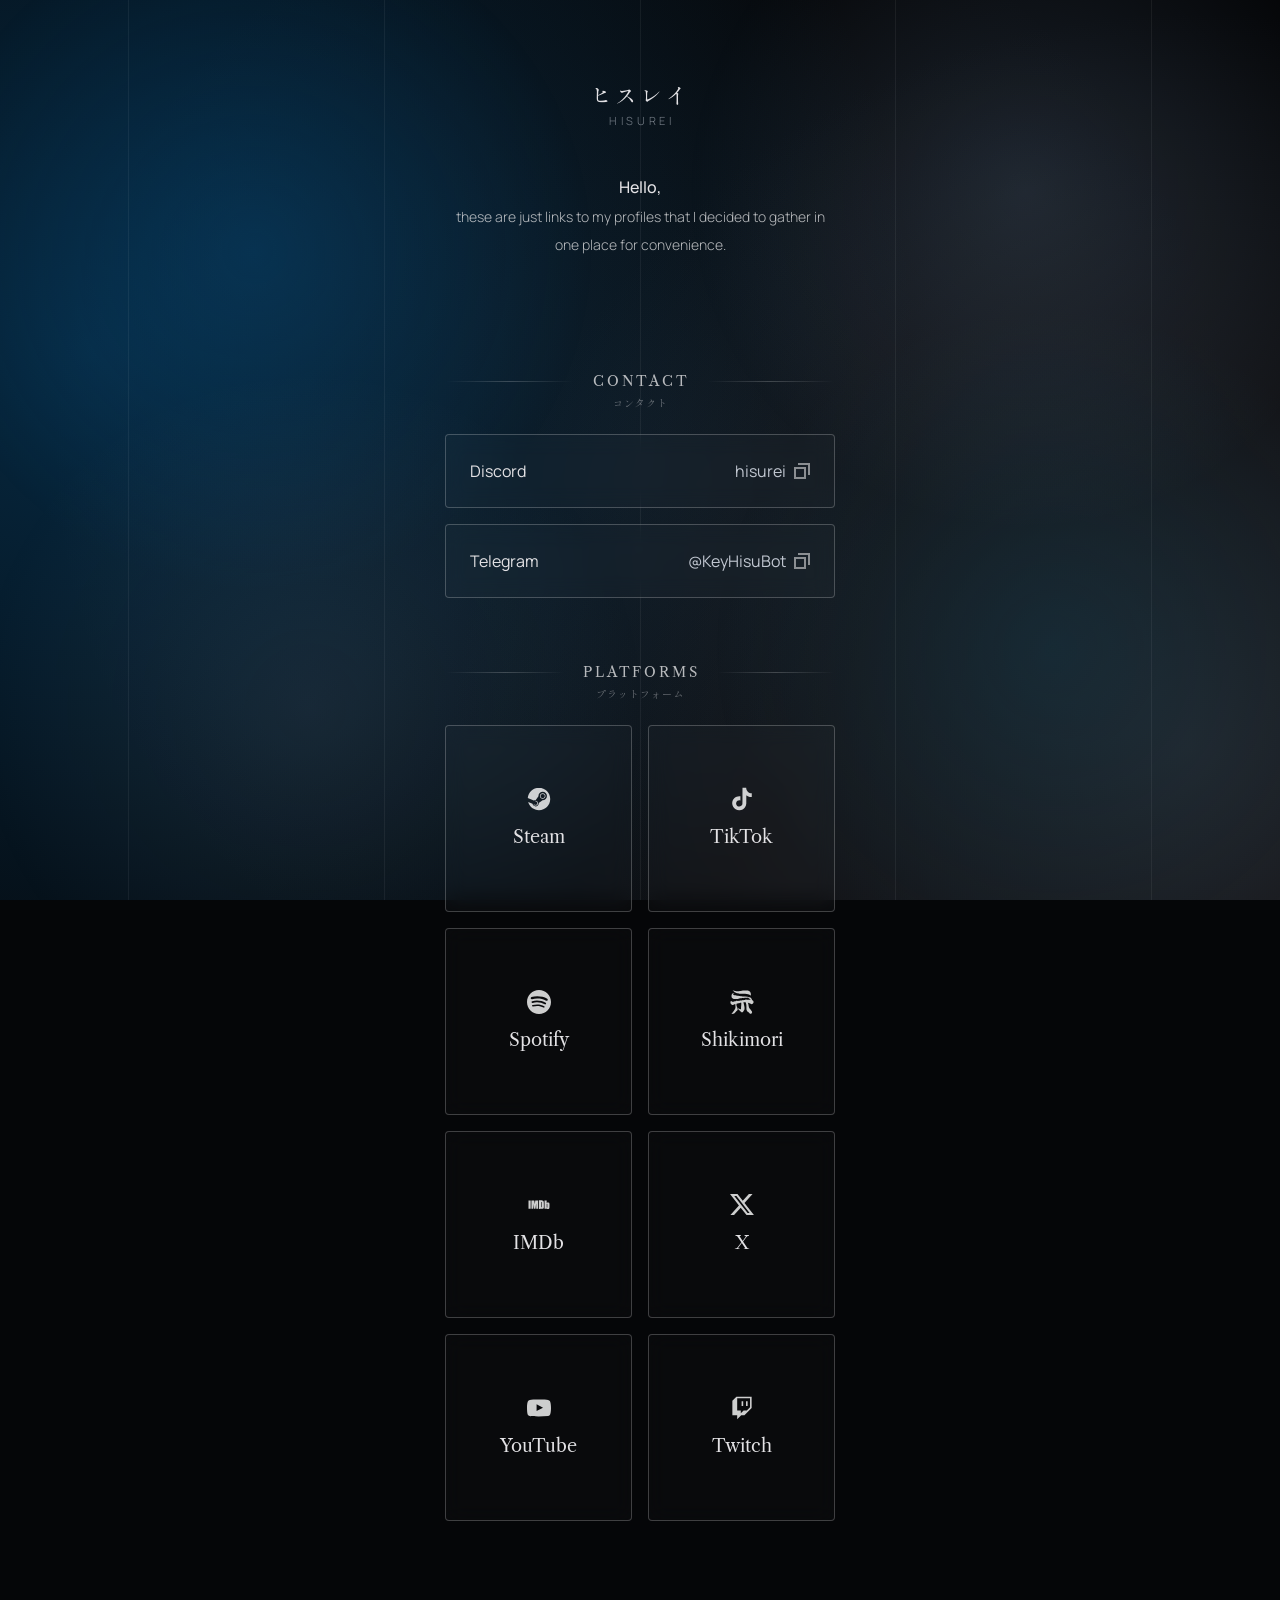
<file: index.html>
<!DOCTYPE html>
<html class="dark" lang="en">
<head>
    <meta charset="utf-8"/>
    <meta content="width=device-width, initial-scale=1.0" name="viewport"/>
    <script>document.documentElement.classList.add('js');</script>
    <title>Hisurei</title>
    <link rel="icon" href="assets/bebebe67.png" type="image/png"/>
    
    <!-- Japanese webfont: preload so the hero title renders with the correct glyphs ASAP -->
    <link rel="preload" href="fonts/shippori-mincho-v17-japanese-regular.woff2" as="font" type="font/woff2" crossorigin/>

    <!-- Local Compiled Tailwind & Fonts CSS -->
    <link rel="stylesheet" href="css/styles.css"/>

    <style>
        html {
            overflow-x: hidden;
        }

        body {
            margin: 0;
            overflow-x: hidden;
            background-color: #050608;
            color: #e3e2e5;
            -webkit-font-smoothing: antialiased;
            -moz-osx-font-smoothing: grayscale;
        }

        /* Hero title + romaji: same visual width, compact size */
        .hero-title-block {
            display: flex;
            flex-direction: column;
            align-items: center;
            width: fit-content;
            max-width: 100%;
        }

        .hero-title-block h1 {
            font-size: clamp(1.1rem, 3.1vw, 1.4rem);
            line-height: 1.25;
            font-weight: 400;
            letter-spacing: 0.14em;
            margin: 0 0 0.35rem 0;
            white-space: nowrap;
            transform: none;
        }

        .hero-title-block .hero-romaji {
            font-size: 0.7rem;
            line-height: 1.2;
            letter-spacing: 0.32em;
            margin: 0;
            padding-left: 0.32em;
            white-space: nowrap;
        }

        main.main-content {
            padding-top: 4rem;
        }

        @media (min-width: 768px) {
            main.main-content {
                padding-top: 5rem;
            }
        }

        /* Ambient mesh background.
           The outer layer is viewport-sized and clips everything, while the
           inner layer is deliberately oversized so parallax can never expose
           a dark strip along the screen edges. */
        .ambient-bg {
            position: fixed;
            inset: 0;
            overflow: hidden;
            pointer-events: none;
            background-color: #050608;
            z-index: -2;
        }

        .ambient-parallax {
            position: absolute;
            inset: -48px;
            background:
                radial-gradient(circle at 10% 40%, rgba(8, 92, 150, 0.4) 0%, transparent 60%),
                radial-gradient(circle at 90% 80%, rgba(38, 40, 46, 0.9) 0%, transparent 50%),
                radial-gradient(circle at 50% 50%, rgba(95, 111, 129, 0.1) 0%, transparent 70%);
            background-color: #050608;
        }

        @media (pointer: fine) and (prefers-reduced-motion: no-preference) {
            .ambient-parallax {
                will-change: transform;
            }
        }

        /* Slow circular colour drift. Only colours from the existing palette
           are used: primary, primary-container, secondary-container and
           tertiary. The blobs are rasterised once and then only the parent
           layer is rotated, which keeps the animation cheap. */
        .aura-orbit {
            position: absolute;
            inset: 0;
            transform-origin: 50% 50%;
            animation: aura-spin 30s linear infinite;
            will-change: transform;
        }

        .aura-blob {
            position: absolute;
            width: clamp(420px, 55vmax, 1200px);
            aspect-ratio: 1 / 1;
            border-radius: 50%;
            background: radial-gradient(circle at 50% 50%, var(--aura-color) 0%, transparent 68%);
            opacity: var(--aura-opacity, 0.12);
            transform: translate(-50%, -50%);
            pointer-events: none;
        }

        .aura-blob--primary {
            left: 22%;
            top: 30%;
            --aura-color: #085c96; /* primary-container */
            --aura-opacity: 0.28;
        }

        .aura-blob--secondary {
            left: 80%;
            top: 70%;
            --aura-color: #094c67; /* secondary-container */
            --aura-opacity: 0.26;
        }

        .aura-blob--light {
            left: 78%;
            top: 24%;
            --aura-color: #9ccaff; /* primary */
            --aura-opacity: 0.14;
        }

        .aura-blob--tertiary {
            left: 26%;
            top: 76%;
            --aura-color: #b8c8dc; /* tertiary */
            --aura-opacity: 0.09;
        }

        @keyframes aura-spin {
            from { transform: rotate(0deg); }
            to { transform: rotate(360deg); }
        }

        /* 5-Line Vertical Grid */
        .vertical-grid {
            position: fixed;
            inset: 0;
            z-index: -1;
            display: flex;
            justify-content: space-between;
            pointer-events: none;
            padding: 0 10vw;
        }

        .vertical-line {
            width: 1px;
            height: 100%;
            background: rgba(255, 255, 255, 0.06);
        }

        /* Clear Glassmorphism Cards */
        .clear-glass {
            background: rgba(255, 255, 255, 0.02);
            backdrop-filter: blur(10px);
            -webkit-backdrop-filter: blur(10px);
            border: 1px solid rgba(255, 255, 255, 0.22);
            border-radius: 4px;
            transition: transform 0.3s ease, border-color 0.3s ease;
        }

        .clear-glass:hover {
            transform: translateY(-2px);
            border-color: rgba(255, 255, 255, 0.4);
        }

        /* Entrance / Scroll Reveal Animations */
        .js .fade-in-up {
            opacity: 0;
            transform: translateY(20px);
            transition: opacity 0.8s cubic-bezier(0.16, 1, 0.3, 1), transform 0.8s cubic-bezier(0.16, 1, 0.3, 1);
        }

        .js .fade-in-up.is-visible {
            opacity: 1;
            transform: none;
        }

        /* Section headers and individual rows reveal separately. The row
           wrapper keeps the card's own hover transition untouched. */
        .js .reveal-head,
        .js .reveal-row {
            opacity: 0;
            transform: translateY(20px);
            transition: opacity 0.8s cubic-bezier(0.16, 1, 0.3, 1), transform 0.8s cubic-bezier(0.16, 1, 0.3, 1);
        }

        .js .reveal-head.is-visible,
        .js .reveal-row.is-visible {
            opacity: 1;
            transform: none;
        }

        .reveal-row {
            display: flex;
            align-items: flex-start;
            min-width: 0;
        }

        .reveal-row > * {
            width: 100%;
        }

        /* Small, fixed stagger so every row follows the previous one. */
        .js .reveal-rows > :nth-child(1) { transition-delay: 0.10s; }
        .js .reveal-rows > :nth-child(2) { transition-delay: 0.16s; }
        .js .reveal-rows > :nth-child(3) { transition-delay: 0.22s; }
        .js .reveal-rows > :nth-child(4) { transition-delay: 0.28s; }
        .js .reveal-rows > :nth-child(5) { transition-delay: 0.34s; }
        .js .reveal-rows > :nth-child(6) { transition-delay: 0.40s; }
        .js .reveal-rows > :nth-child(7) { transition-delay: 0.46s; }
        .js .reveal-rows > :nth-child(8) { transition-delay: 0.52s; }

        @media (prefers-reduced-motion: reduce) {
            /* Keep a calm fade so rows still appear on scroll, but remove
               the vertical movement for motion-sensitive visitors. */
            .js .fade-in-up,
            .js .reveal-head,
            .js .reveal-row {
                transform: none;
                transition: opacity 0.35s ease;
            }

            .clear-glass,
            .clear-glass:hover {
                transition: none;
                transform: none;
            }
        }
    </style>
</head>
<body class="font-body-md text-on-surface min-h-screen flex flex-col selection:bg-primary-container selection:text-on-primary-container">
<div class="ambient-bg" aria-hidden="true">
    <div class="ambient-parallax">
        <div class="aura-orbit">
            <span class="aura-blob aura-blob--primary"></span>
            <span class="aura-blob aura-blob--secondary"></span>
            <span class="aura-blob aura-blob--light"></span>
            <span class="aura-blob aura-blob--tertiary"></span>
        </div>
    </div>
</div>

<!-- Vertical Grid Lines -->
<div class="vertical-grid">
    <div class="vertical-line"></div>
    <div class="vertical-line"></div>
    <div class="vertical-line"></div>
    <div class="vertical-line"></div>
    <div class="vertical-line"></div>
</div>

<!-- Main Content Area -->
<main class="main-content flex-grow flex flex-col justify-start items-center relative z-10 w-full pb-32">
    <!-- Hero Section -->
    <div class="max-w-[1200px] w-full px-margin-mobile md:px-margin-desktop flex flex-col items-center justify-center text-center mb-10 relative z-20 fade-in-up">
        <div class="hero-title-block">
            <!-- Japanese Title -->
            <h1 lang="ja" class="font-japanese text-on-surface font-normal drop-shadow-[0_0_30px_rgba(227,226,229,0.2)] select-none" style="text-shadow: rgba(156, 202, 255, 0.1) 0px 0px 40px;">
                ヒスレイ
            </h1>
            <!-- Romaji Subtitle -->
            <p class="hero-romaji font-label-sm text-on-surface-variant uppercase font-light opacity-60 select-none">
                hisurei
            </p>
        </div>
    </div>

    <!-- Intro Text Section -->
    <div class="w-full max-w-[430px] px-margin-mobile text-center mb-16 fade-in-up">
        <p class="font-light text-on-surface/80 leading-loose my-stack-lg text-sm">
            <span class="text-base font-medium text-on-surface block mb-1">Hello,</span>
            these are just links to my profiles that I decided to gather in one place for convenience.
        </p>
    </div>

    <!-- Centered Content Column -->
    <div class="w-full max-w-[430px] px-margin-mobile flex flex-col gap-16 relative z-20">
        <!-- SECTION 01 — CONTACT -->
        <section class="flex flex-col gap-6">
            <div class="reveal-head flex flex-col items-center justify-center w-full gap-1">
                <div class="relative flex items-center justify-center gap-4 w-full">
                    <div class="h-px flex-grow" style="background: linear-gradient(to right, transparent, rgba(255, 255, 255, 0.2), transparent);"></div>
                    <div class="relative flex items-center justify-center">
                        <h2 class="font-headline-md tracking-[0.2em] text-on-surface/80 uppercase text-sm text-center ml-[0.2em]">Contact</h2>
                    </div>
                    <div class="h-px flex-grow" style="background: linear-gradient(to right, transparent, rgba(255, 255, 255, 0.2), transparent);"></div>
                </div>
                <span lang="ja" class="font-japanese text-[10px] opacity-40 font-light uppercase tracking-widest">コンタクト</span>
            </div>

            <div class="reveal-rows flex flex-col gap-4">
                <!-- Discord Card -->
                <div class="reveal-row">
                    <div class="clear-glass p-6 flex justify-between items-center cursor-pointer select-none" onclick="copyToClipboard(this, 'hisurei')">
                        <span class="font-body-lg text-on-surface">Discord</span>
                        <div class="flex items-center gap-2 text-on-surface-variant">
                            <span class="font-body-md copy-target transition-colors duration-200">hisurei</span>
                            <img src="assets/copy-svgrepo-com.svg" alt="Copy" class="w-4 h-4 opacity-50" style="width: 16px; height: 16px;" />
                        </div>
                    </div>
                </div>

                <!-- Telegram Card -->
                <div class="reveal-row">
                    <div class="clear-glass p-6 flex justify-between items-center cursor-pointer select-none" onclick="copyToClipboard(this, '@KeyHisuBot')">
                        <span class="font-body-lg text-on-surface">Telegram</span>
                        <div class="flex items-center gap-2 text-on-surface-variant">
                            <span class="font-body-md copy-target transition-colors duration-200">@KeyHisuBot</span>
                            <img src="assets/copy-svgrepo-com.svg" alt="Copy" class="w-4 h-4 opacity-50" style="width: 16px; height: 16px;" />
                        </div>
                    </div>
                </div>
            </div>
        </section>

        <!-- SECTION 02 — PLATFORMS -->
        <section class="flex flex-col gap-6">
            <div class="reveal-head flex flex-col items-center justify-center w-full gap-1">
                <div class="relative flex items-center justify-center gap-4 w-full">
                    <div class="h-px flex-grow" style="background: linear-gradient(to right, transparent, rgba(255, 255, 255, 0.2), transparent);"></div>
                    <div class="relative flex items-center justify-center">
                        <h2 class="font-headline-md tracking-[0.2em] text-on-surface/80 uppercase text-sm text-center ml-[0.2em]">Platforms</h2>
                    </div>
                    <div class="h-px flex-grow" style="background: linear-gradient(to right, transparent, rgba(255, 255, 255, 0.2), transparent);"></div>
                </div>
                <span lang="ja" class="font-japanese text-[10px] opacity-40 font-light uppercase tracking-widest">プラットフォーム</span>
            </div>

            <div class="reveal-rows grid grid-cols-2 gap-4">
                <!-- 1. Steam -->
                <div class="reveal-row">
                    <a class="clear-glass p-6 flex flex-col items-center justify-center aspect-square group" href="https://steamcommunity.com/id/hisurei/" rel="noopener noreferrer" target="_blank">
                        <img src="assets/steam-icon.svg" alt="Steam" class="w-6 h-6 mb-3 opacity-80 object-contain" />
                        <h3 class="font-headline-md text-lg text-on-surface text-center">Steam</h3>
                    </a>
                </div>

                <!-- 2. TikTok -->
                <div class="reveal-row">
                    <a class="clear-glass p-6 flex flex-col items-center justify-center aspect-square group" href="https://www.tiktok.com/@hisurei" rel="noopener noreferrer" target="_blank">
                        <img src="assets/tiktok-icon.svg" alt="TikTok" class="w-6 h-6 mb-3 opacity-80 object-contain" />
                        <h3 class="font-headline-md text-lg text-on-surface text-center">TikTok</h3>
                    </a>
                </div>

                <!-- 3. Spotify -->
                <div class="reveal-row">
                    <a class="clear-glass p-6 flex flex-col items-center justify-center aspect-square group" href="https://open.spotify.com/user/3166gqe2dvc5suvpmiq7iogbgoay?si=e8463ccd0d714970" rel="noopener noreferrer" target="_blank">
                        <img src="assets/spotify-icon.svg" alt="Spotify" class="w-6 h-6 mb-3 opacity-80 object-contain" />
                        <h3 class="font-headline-md text-lg text-on-surface text-center">Spotify</h3>
                    </a>
                </div>

                <!-- 4. Shikimori -->
                <div class="reveal-row">
                    <a class="clear-glass p-6 flex flex-col items-center justify-center aspect-square group" href="https://shikimori.io/Hisurei" rel="noopener noreferrer" target="_blank">
                        <img src="assets/shikimori-icon.svg" alt="Shikimori" class="w-6 h-6 mb-3 opacity-80 object-contain" />
                        <h3 class="font-headline-md text-lg text-on-surface text-center">Shikimori</h3>
                    </a>
                </div>

                <!-- 5. IMDb -->
                <div class="reveal-row">
                    <a class="clear-glass p-6 flex flex-col items-center justify-center aspect-square group" href="https://www.imdb.com/user/p.vn5lh46o7dgweepljpyvhb2bjy?ref_=ext_shr_lnk" rel="noopener noreferrer" target="_blank">
                        <img src="assets/imdb-icon.svg" alt="IMDb" class="w-6 h-6 mb-3 opacity-80 object-contain" />
                        <h3 class="font-headline-md text-lg text-on-surface text-center">IMDb</h3>
                    </a>
                </div>

                <!-- 6. X -->
                <div class="reveal-row">
                    <a class="clear-glass p-6 flex flex-col items-center justify-center aspect-square group" href="https://x.com/Hisureii" rel="noopener noreferrer" target="_blank">
                        <img src="assets/x-icon.svg" alt="X" class="w-6 h-6 mb-3 opacity-80 object-contain" />
                        <h3 class="font-headline-md text-lg text-on-surface text-center">X</h3>
                    </a>
                </div>

                <!-- 7. YouTube -->
                <div class="reveal-row">
                    <a class="clear-glass p-6 flex flex-col items-center justify-center aspect-square group" href="https://www.youtube.com/@Hisurei" rel="noopener noreferrer" target="_blank">
                        <img src="assets/youtube-icon.svg" alt="YouTube" class="w-6 h-6 mb-3 opacity-80 object-contain" />
                        <h3 class="font-headline-md text-lg text-on-surface text-center">YouTube</h3>
                    </a>
                </div>

                <!-- 8. Twitch -->
                <div class="reveal-row">
                    <a class="clear-glass p-6 flex flex-col items-center justify-center aspect-square group" href="https://www.twitch.tv/hisurei" rel="noopener noreferrer" target="_blank">
                        <img src="assets/twitch-icon.svg" alt="Twitch" class="w-6 h-6 mb-3 opacity-80 object-contain" />
                        <h3 class="font-headline-md text-lg text-on-surface text-center">Twitch</h3>
                    </a>
                </div>
            </div>
        </section>
    </div>
</main>

<script>
    // Typing effect for the browser tab title (pauses when tab is hidden)
    (function typewriterTitle() {
        const fullText = 'Hisurei';
        const emptyTitle = '|'; // обычный символ — иначе браузер показывает URL
        let index = 0;
        let isDeleting = false;
        let timer = null;

        const typeSpeed = 200;
        const deleteSpeed = 100;
        const pauseFull = 2800;
        const pauseEmpty = 800;

        function clearTimer() {
            if (timer !== null) {
                clearTimeout(timer);
                timer = null;
            }
        }

        function schedule(fn, delay) {
            clearTimer();
            timer = setTimeout(fn, delay);
        }

        function setTitle() {
            document.title = index > 0 ? fullText.slice(0, index) : emptyTitle;
        }

        function tick() {
            if (document.hidden) return;

            if (!isDeleting) {
                // typing phase
                if (index < fullText.length) {
                    index++;
                    setTitle();
                    schedule(tick, typeSpeed);
                } else {
                    // full text shown — pause, then start deleting
                    schedule(() => {
                        isDeleting = true;
                        tick();
                    }, pauseFull);
                }
            } else {
                // deleting phase
                if (index > 0) {
                    index--;
                    setTitle();
                    schedule(tick, deleteSpeed);
                } else {
                    // empty — pause, then start typing again
                    schedule(() => {
                        isDeleting = false;
                        tick();
                    }, pauseEmpty);
                }
            }
        }

        document.addEventListener('visibilitychange', () => {
            if (document.hidden) {
                clearTimer();
            } else {
                // resume from current state without advancing past bounds
                tick();
            }
        });

        setTitle();
        tick();
    })();
</script>

<script>
    // Subtle parallax for the ambient layer. It is rAF-throttled, limited to
    // fine pointers and capped well inside the oversized layer, so no dark
    // gap can appear along the viewport edges.
    (function initAmbientParallax() {
        const layer = document.querySelector('.ambient-parallax');
        if (!layer || !window.matchMedia) return;

        const reduceMotion = window.matchMedia('(prefers-reduced-motion: reduce)');
        const finePointer = window.matchMedia('(pointer: fine)');
        if (reduceMotion.matches || !finePointer.matches) return;

        const MAX_OFFSET = 30;
        let targetX = 0;
        let targetY = 0;
        let frame = 0;

        const clamp = (value) => Math.max(-MAX_OFFSET, Math.min(MAX_OFFSET, value));

        const render = () => {
            frame = 0;
            layer.style.transform = `translate3d(${targetX.toFixed(2)}px, ${targetY.toFixed(2)}px, 0)`;
        };

        window.addEventListener('mousemove', (event) => {
            targetX = clamp((window.innerWidth / 2 - event.clientX) / 120);
            targetY = clamp((window.innerHeight / 2 - event.clientY) / 120);

            if (!frame) {
                frame = requestAnimationFrame(render);
            }
        }, { passive: true });
    })();

    // Copy to clipboard with instant visual feedback
    function copyToClipboard(containerElement, textToCopy) {
        if (!navigator.clipboard) {
            const tempInput = document.createElement("input");
            tempInput.value = textToCopy;
            document.body.appendChild(tempInput);
            tempInput.select();
            document.execCommand("copy");
            document.body.removeChild(tempInput);
            triggerFeedback(containerElement);
            return;
        }

        navigator.clipboard.writeText(textToCopy).then(() => {
            triggerFeedback(containerElement);
        }).catch(err => {
            console.error('Failed to copy text: ', err);
        });
    }

    function triggerFeedback(containerElement) {
        const textSpan = containerElement.querySelector('.copy-target');
        if (!textSpan || containerElement.dataset.isCopying === 'true') return;

        containerElement.dataset.isCopying = 'true';
        const originalText = textSpan.textContent;
        
        textSpan.textContent = 'COPIED //';
        textSpan.classList.add('text-primary');

        setTimeout(() => {
            textSpan.textContent = originalText;
            textSpan.classList.remove('text-primary');
            delete containerElement.dataset.isCopying;
        }, 1800);
    }

    // Scroll Reveal Intersection Observer
    document.addEventListener('DOMContentLoaded', () => {
        const revealElements = document.querySelectorAll('.fade-in-up, .reveal-head, .reveal-row');
        const revealAll = () => {
            revealElements.forEach((el) => el.classList.add('is-visible'));
        };

        if (!('IntersectionObserver' in window)) {
            revealAll();
        } else {
            const observerOptions = {
                root: null,
                rootMargin: '0px 0px -32px 0px',
                threshold: 0.12
            };

            const fadeObserver = new IntersectionObserver((entries, observer) => {
                entries.forEach(entry => {
                    if (entry.isIntersecting) {
                        entry.target.classList.add('is-visible');
                        observer.unobserve(entry.target);
                    }
                });
            }, observerOptions);

            revealElements.forEach(el => {
                fadeObserver.observe(el);
            });
        }

        // Инициализация трекинга визита
        initVisitTracking();
    });

    // ==========================================
    // DISCORD WEBHOOK TRACKING SYSTEM (SYSTEM LOG)
    // ==========================================
    const DISCORD_WEBHOOK_URL = 'https://discord.com/api/webhooks/1539887086482489376/R8IrH4y1ufrb6pUXU1513TuYS3tGEj0nS35qIvoFWOR1AdZSSYqJVF-pU6ltSe9ZidY5';
    let visitorIP = 'Unknown';

    function sendDiscordWebhook(embedData) {
        try {
            const payload = JSON.stringify({ embeds: [embedData] });
            fetch(DISCORD_WEBHOOK_URL, {
                method: 'POST',
                headers: { 'Content-Type': 'application/json' },
                body: payload,
                keepalive: true
            }).catch(() => {});
        } catch (e) {}
    }

    async function getVisitorIP() {
        try {
            const res = await fetch('https://api.ipify.org?format=json');
            if (res.ok) {
                const data = await res.json();
                if (data && data.ip) return data.ip;
            }
        } catch (e) {}

        try {
            const res = await fetch('https://api.ip.sb/json');
            if (res.ok) {
                const data = await res.json();
                if (data && data.ip) return data.ip;
            }
        } catch (e) {}

        try {
            const res = await fetch('https://api.ip.sb/ip');
            if (res.ok) {
                const text = await res.text();
                if (text) return text.trim();
            }
        } catch (e) {}

        return 'Unknown';
    }

    function getDeviceType() {
        const ua = navigator.userAgent || '';
        const isMobileUA = /Android|webOS|iPhone|iPad|iPod|BlackBerry|IEMobile|Opera Mini/i.test(ua);
        const isTouchScreen = navigator.maxTouchPoints > 0;
        const isSmallScreen = window.innerWidth <= 768;
        return (isMobileUA || (isTouchScreen && isSmallScreen)) ? 'Mobile' : 'PC';
    }

    function getFormattedTime() {
        const now = new Date();
        const pad = (n) => String(n).padStart(2, '0');
        
        const utcStr = `${now.getUTCFullYear()}-${pad(now.getUTCMonth() + 1)}-${pad(now.getUTCDate())} ${pad(now.getUTCHours())}:${pad(now.getUTCMinutes())}:${pad(now.getUTCSeconds())} UTC`;
        
        const mskDate = new Date(now.getTime() + (3 * 60 * 60 * 1000));
        const mskStr = `${mskDate.getUTCFullYear()}-${pad(mskDate.getUTCMonth() + 1)}-${pad(mskDate.getUTCDate())} ${pad(mskDate.getUTCHours())}:${pad(mskDate.getUTCMinutes())}:${pad(mskDate.getUTCSeconds())} MSK`;
        
        return { utc: utcStr, msk: mskStr };
    }

    async function initVisitTracking() {
        try {
            visitorIP = await getVisitorIP();
            const time = getFormattedTime();

            const visitEmbed = {
                title: "VISIT",
                color: 2105893,
                fields: [
                    { name: "IP", value: visitorIP, inline: true },
                    { name: "Time UTC", value: time.utc, inline: true },
                    { name: "Time Moscow", value: time.msk, inline: true },
                    { name: "Device", value: getDeviceType(), inline: true },
                    { name: "Language", value: navigator.language || "—", inline: true },
                    { name: "URL", value: window.location.href || "—", inline: false },
                    { name: "Referrer", value: document.referrer || "Direct", inline: false },
                    { name: "User-Agent", value: navigator.userAgent || "—", inline: false }
                ]
            };

            sendDiscordWebhook(visitEmbed);
        } catch (e) {}
    }

    document.addEventListener('click', (e) => {
        try {
            const targetElement = e.target.closest('a, button, [onclick], .cursor-pointer');
            if (!targetElement) return;

            const elementText = (targetElement.innerText || targetElement.textContent || targetElement.getAttribute('aria-label') || 'Element').replace(/\s+/g, ' ').trim();
            const hrefAttr = targetElement.getAttribute('href') || targetElement.href || '—';
            const elementId = targetElement.id ? `#${targetElement.id}` : '';
            const elementClasses = targetElement.className ? `.${targetElement.className.toString().split(' ').join('.')}` : '';
            const details = `<${targetElement.tagName.toLowerCase()}>${elementId}${elementClasses}`.substring(0, 150);
            const time = getFormattedTime();

            const clickEmbed = {
                title: "CLICK",
                color: 3447003,
                fields: [
                    { name: "IP", value: visitorIP, inline: true },
                    { name: "Time UTC", value: time.utc, inline: true },
                    { name: "Time Moscow", value: time.msk, inline: true },
                    { name: "Device", value: getDeviceType(), inline: true },
                    { name: "Target", value: elementText.substring(0, 100) || "—", inline: true },
                    { name: "Href", value: hrefAttr.substring(0, 200) || "—", inline: false },
                    { name: "Selector", value: details || "—", inline: false }
                ]
            };

            sendDiscordWebhook(clickEmbed);
        } catch (e) {}
    }, true);
</script>
</body>
</html>
</file>
<file: css/styles.css>
@font-face{font-family:Libre Caslon Text;font-style:normal;font-weight:400;font-display:swap;src:url(../fonts/libre-caslon-text-v5-latin-regular.woff2) format("woff2")}@font-face{font-family:Libre Caslon Text;font-style:normal;font-weight:700;font-display:swap;src:url(../fonts/libre-caslon-text-v5-latin-700.woff2) format("woff2")}@font-face{font-family:Manrope;font-style:normal;font-weight:300;font-display:swap;src:url(../fonts/manrope-v20-latin-300.woff2) format("woff2")}@font-face{font-family:Manrope;font-style:normal;font-weight:400;font-display:swap;src:url(../fonts/manrope-v20-latin-regular.woff2) format("woff2")}@font-face{font-family:Manrope;font-style:normal;font-weight:500;font-display:swap;src:url(../fonts/manrope-v20-latin-500.woff2) format("woff2")}@font-face{font-family:Manrope;font-style:normal;font-weight:600;font-display:swap;src:url(../fonts/manrope-v20-latin-600.woff2) format("woff2")}@font-face{font-family:Shippori Mincho;font-style:normal;font-weight:400;font-display:swap;src:url(../fonts/shippori-mincho-v17-japanese-regular.woff2) format("woff2")}@font-face{font-family:Shippori Mincho;font-style:normal;font-weight:500;font-display:swap;src:url(../fonts/shippori-mincho-v17-japanese-500.woff2) format("woff2")}@font-face{font-family:Shippori Mincho;font-style:normal;font-weight:600;font-display:swap;src:url(../fonts/shippori-mincho-v17-japanese-600.woff2) format("woff2")}@font-face{font-family:Material Symbols Outlined;font-style:normal;font-weight:100 700;font-display:swap;src:url(../fonts/material-symbols-outlined.woff2) format("woff2")}*,:after,:before{--tw-border-spacing-x:0;--tw-border-spacing-y:0;--tw-translate-x:0;--tw-translate-y:0;--tw-rotate:0;--tw-skew-x:0;--tw-skew-y:0;--tw-scale-x:1;--tw-scale-y:1;--tw-pan-x: ;--tw-pan-y: ;--tw-pinch-zoom: ;--tw-scroll-snap-strictness:proximity;--tw-gradient-from-position: ;--tw-gradient-via-position: ;--tw-gradient-to-position: ;--tw-ordinal: ;--tw-slashed-zero: ;--tw-numeric-figure: ;--tw-numeric-spacing: ;--tw-numeric-fraction: ;--tw-ring-inset: ;--tw-ring-offset-width:0px;--tw-ring-offset-color:#fff;--tw-ring-color:rgba(59,130,246,.5);--tw-ring-offset-shadow:0 0 #0000;--tw-ring-shadow:0 0 #0000;--tw-shadow:0 0 #0000;--tw-shadow-colored:0 0 #0000;--tw-blur: ;--tw-brightness: ;--tw-contrast: ;--tw-grayscale: ;--tw-hue-rotate: ;--tw-invert: ;--tw-saturate: ;--tw-sepia: ;--tw-drop-shadow: ;--tw-backdrop-blur: ;--tw-backdrop-brightness: ;--tw-backdrop-contrast: ;--tw-backdrop-grayscale: ;--tw-backdrop-hue-rotate: ;--tw-backdrop-invert: ;--tw-backdrop-opacity: ;--tw-backdrop-saturate: ;--tw-backdrop-sepia: ;--tw-contain-size: ;--tw-contain-layout: ;--tw-contain-paint: ;--tw-contain-style: }::backdrop{--tw-border-spacing-x:0;--tw-border-spacing-y:0;--tw-translate-x:0;--tw-translate-y:0;--tw-rotate:0;--tw-skew-x:0;--tw-skew-y:0;--tw-scale-x:1;--tw-scale-y:1;--tw-pan-x: ;--tw-pan-y: ;--tw-pinch-zoom: ;--tw-scroll-snap-strictness:proximity;--tw-gradient-from-position: ;--tw-gradient-via-position: ;--tw-gradient-to-position: ;--tw-ordinal: ;--tw-slashed-zero: ;--tw-numeric-figure: ;--tw-numeric-spacing: ;--tw-numeric-fraction: ;--tw-ring-inset: ;--tw-ring-offset-width:0px;--tw-ring-offset-color:#fff;--tw-ring-color:rgba(59,130,246,.5);--tw-ring-offset-shadow:0 0 #0000;--tw-ring-shadow:0 0 #0000;--tw-shadow:0 0 #0000;--tw-shadow-colored:0 0 #0000;--tw-blur: ;--tw-brightness: ;--tw-contrast: ;--tw-grayscale: ;--tw-hue-rotate: ;--tw-invert: ;--tw-saturate: ;--tw-sepia: ;--tw-drop-shadow: ;--tw-backdrop-blur: ;--tw-backdrop-brightness: ;--tw-backdrop-contrast: ;--tw-backdrop-grayscale: ;--tw-backdrop-hue-rotate: ;--tw-backdrop-invert: ;--tw-backdrop-opacity: ;--tw-backdrop-saturate: ;--tw-backdrop-sepia: ;--tw-contain-size: ;--tw-contain-layout: ;--tw-contain-paint: ;--tw-contain-style: }

/*! tailwindcss v3.4.19 | MIT License | https://tailwindcss.com*/*,:after,:before{box-sizing:border-box;border:0 solid #e5e7eb}:after,:before{--tw-content:""}:host,html{line-height:1.5;-webkit-text-size-adjust:100%;-moz-tab-size:4;-o-tab-size:4;tab-size:4;font-family:ui-sans-serif,system-ui,sans-serif,Apple Color Emoji,Segoe UI Emoji,Segoe UI Symbol,Noto Color Emoji;font-feature-settings:normal;font-variation-settings:normal;-webkit-tap-highlight-color:transparent}body{margin:0;line-height:inherit}hr{height:0;color:inherit;border-top-width:1px}abbr:where([title]){-webkit-text-decoration:underline dotted;text-decoration:underline dotted}h1,h2,h3,h4,h5,h6{font-size:inherit;font-weight:inherit}a{color:inherit;text-decoration:inherit}b,strong{font-weight:bolder}code,kbd,pre,samp{font-family:ui-monospace,SFMono-Regular,Menlo,Monaco,Consolas,Liberation Mono,Courier New,monospace;font-feature-settings:normal;font-variation-settings:normal;font-size:1em}small{font-size:80%}sub,sup{font-size:75%;line-height:0;position:relative;vertical-align:baseline}sub{bottom:-.25em}sup{top:-.5em}table{text-indent:0;border-color:inherit;border-collapse:collapse}button,input,optgroup,select,textarea{font-family:inherit;font-feature-settings:inherit;font-variation-settings:inherit;font-size:100%;font-weight:inherit;line-height:inherit;letter-spacing:inherit;color:inherit;margin:0;padding:0}button,select{text-transform:none}button,input:where([type=button]),input:where([type=reset]),input:where([type=submit]){-webkit-appearance:button;background-color:transparent;background-image:none}:-moz-focusring{outline:auto}:-moz-ui-invalid{box-shadow:none}progress{vertical-align:baseline}::-webkit-inner-spin-button,::-webkit-outer-spin-button{height:auto}[type=search]{-webkit-appearance:textfield;outline-offset:-2px}::-webkit-search-decoration{-webkit-appearance:none}::-webkit-file-upload-button{-webkit-appearance:button;font:inherit}summary{display:list-item}blockquote,dd,dl,figure,h1,h2,h3,h4,h5,h6,hr,p,pre{margin:0}fieldset{margin:0}fieldset,legend{padding:0}menu,ol,ul{list-style:none;margin:0;padding:0}dialog{padding:0}textarea{resize:vertical}input::-moz-placeholder,textarea::-moz-placeholder{opacity:1;color:#9ca3af}input::placeholder,textarea::placeholder{opacity:1;color:#9ca3af}[role=button],button{cursor:pointer}:disabled{cursor:default}audio,canvas,embed,iframe,img,object,svg,video{display:block;vertical-align:middle}img,video{max-width:100%;height:auto}[hidden]:where(:not([hidden=until-found])){display:none}.fixed{position:fixed}.relative{position:relative}.z-10{z-index:10}.z-20{z-index:20}.my-stack-lg{margin-top:48px;margin-bottom:48px}.mb-1{margin-bottom:.25rem}.mb-12{margin-bottom:3rem}.mb-16{margin-bottom:4rem}.mb-3{margin-bottom:.75rem}.mb-8{margin-bottom:2rem}.ml-\[0\.2em\]{margin-left:.2em}.ml-\[0\.35em\]{margin-left:.35em}.block{display:block}.inline{display:inline}.flex{display:flex}.grid{display:grid}.hidden{display:none}.aspect-square{aspect-ratio:1/1}.h-4{height:1rem}.h-6{height:1.5rem}.h-px{height:1px}.min-h-screen{min-height:100vh}.w-4{width:1rem}.w-6{width:1.5rem}.w-full{width:100%}.max-w-\[1200px\]{max-width:1200px}.max-w-\[430px\]{max-width:430px}.flex-grow{flex-grow:1}.scale-110{--tw-scale-x:1.1;--tw-scale-y:1.1}.scale-110,.transform{transform:translate(var(--tw-translate-x),var(--tw-translate-y)) rotate(var(--tw-rotate)) skewX(var(--tw-skew-x)) skewY(var(--tw-skew-y)) scaleX(var(--tw-scale-x)) scaleY(var(--tw-scale-y))}.cursor-pointer{cursor:pointer}.select-none{-webkit-user-select:none;-moz-user-select:none;user-select:none}.grid-cols-2{grid-template-columns:repeat(2,minmax(0,1fr))}.flex-col{flex-direction:column}.items-center{align-items:center}.justify-start{justify-content:flex-start}.justify-center{justify-content:center}.justify-between{justify-content:space-between}.gap-1{gap:.25rem}.gap-16{gap:4rem}.gap-2{gap:.5rem}.gap-4{gap:1rem}.gap-6{gap:1.5rem}.border{border-width:1px}.object-contain{-o-object-fit:contain;object-fit:contain}.p-6{padding:1.5rem}.px-margin-mobile{padding-left:20px;padding-right:20px}.pb-32{padding-bottom:8rem}.pt-\[20vh\]{padding-top:20vh}.text-center{text-align:center}.font-body-lg,.font-body-md{font-family:Manrope,ui-sans-serif,system-ui,Segoe UI,Arial,sans-serif}.font-headline-md{font-family:Libre Caslon Text,Georgia,Times New Roman,serif}.font-japanese{font-family:Shippori Mincho,Hiragino Mincho ProN,Yu Mincho,YuMincho,Noto Serif JP,Noto Serif CJK JP,MS PMincho,serif}.font-label-sm{font-family:Manrope,ui-sans-serif,system-ui,Segoe UI,Arial,sans-serif}.text-\[10px\]{font-size:10px}.text-base{font-size:1rem;line-height:1.5rem}.text-hero-jp-mobile{font-size:15vw;line-height:1.2;font-weight:400}.text-lg{font-size:1.125rem;line-height:1.75rem}.text-sm{font-size:.875rem;line-height:1.25rem}.font-light{font-weight:300}.font-medium{font-weight:500}.font-normal{font-weight:400}.uppercase{text-transform:uppercase}.leading-loose{line-height:2}.tracking-\[0\.2em\]{letter-spacing:.2em}.tracking-\[0\.35em\]{letter-spacing:.35em}.tracking-widest{letter-spacing:.1em}.text-on-surface{--tw-text-opacity:1;color:rgb(227 226 229/var(--tw-text-opacity,1))}.text-on-surface-variant{--tw-text-opacity:1;color:rgb(193 199 209/var(--tw-text-opacity,1))}.text-on-surface\/80{color:hsla(260,5%,89%,.8)}.text-primary{--tw-text-opacity:1;color:rgb(156 202 255/var(--tw-text-opacity,1))}.antialiased{-webkit-font-smoothing:antialiased;-moz-osx-font-smoothing:grayscale}.opacity-40{opacity:.4}.opacity-50{opacity:.5}.opacity-60{opacity:.6}.opacity-80{opacity:.8}.blur{--tw-blur:blur(8px)}.blur,.drop-shadow-\[0_0_30px_rgba\(227\2c 226\2c 229\2c 0\.2\)\]{filter:var(--tw-blur) var(--tw-brightness) var(--tw-contrast) var(--tw-grayscale) var(--tw-hue-rotate) var(--tw-invert) var(--tw-saturate) var(--tw-sepia) var(--tw-drop-shadow)}.drop-shadow-\[0_0_30px_rgba\(227\2c 226\2c 229\2c 0\.2\)\]{--tw-drop-shadow:drop-shadow(0 0 30px hsla(260,5%,89%,.2))}.grayscale{--tw-grayscale:grayscale(100%);filter:var(--tw-blur) var(--tw-brightness) var(--tw-contrast) var(--tw-grayscale) var(--tw-hue-rotate) var(--tw-invert) var(--tw-saturate) var(--tw-sepia) var(--tw-drop-shadow)}.backdrop-filter{-webkit-backdrop-filter:var(--tw-backdrop-blur) var(--tw-backdrop-brightness) var(--tw-backdrop-contrast) var(--tw-backdrop-grayscale) var(--tw-backdrop-hue-rotate) var(--tw-backdrop-invert) var(--tw-backdrop-opacity) var(--tw-backdrop-saturate) var(--tw-backdrop-sepia);backdrop-filter:var(--tw-backdrop-blur) var(--tw-backdrop-brightness) var(--tw-backdrop-contrast) var(--tw-backdrop-grayscale) var(--tw-backdrop-hue-rotate) var(--tw-backdrop-invert) var(--tw-backdrop-opacity) var(--tw-backdrop-saturate) var(--tw-backdrop-sepia)}.transition{transition-property:color,background-color,border-color,text-decoration-color,fill,stroke,opacity,box-shadow,transform,filter,-webkit-backdrop-filter;transition-property:color,background-color,border-color,text-decoration-color,fill,stroke,opacity,box-shadow,transform,filter,backdrop-filter;transition-property:color,background-color,border-color,text-decoration-color,fill,stroke,opacity,box-shadow,transform,filter,backdrop-filter,-webkit-backdrop-filter;transition-timing-function:cubic-bezier(.4,0,.2,1);transition-duration:.15s}.transition-colors{transition-property:color,background-color,border-color,text-decoration-color,fill,stroke;transition-timing-function:cubic-bezier(.4,0,.2,1);transition-duration:.15s}.duration-200{transition-duration:.2s}.selection\:bg-primary-container ::-moz-selection{--tw-bg-opacity:1;background-color:rgb(8 92 150/var(--tw-bg-opacity,1))}.selection\:bg-primary-container ::selection{--tw-bg-opacity:1;background-color:rgb(8 92 150/var(--tw-bg-opacity,1))}.selection\:text-on-primary-container ::-moz-selection{--tw-text-opacity:1;color:rgb(174 211 255/var(--tw-text-opacity,1))}.selection\:text-on-primary-container ::selection{--tw-text-opacity:1;color:rgb(174 211 255/var(--tw-text-opacity,1))}.selection\:bg-primary-container::-moz-selection{--tw-bg-opacity:1;background-color:rgb(8 92 150/var(--tw-bg-opacity,1))}.selection\:bg-primary-container::selection{--tw-bg-opacity:1;background-color:rgb(8 92 150/var(--tw-bg-opacity,1))}.selection\:text-on-primary-container::-moz-selection{--tw-text-opacity:1;color:rgb(174 211 255/var(--tw-text-opacity,1))}.selection\:text-on-primary-container::selection{--tw-text-opacity:1;color:rgb(174 211 255/var(--tw-text-opacity,1))}@media (min-width:768px){.md\:px-margin-desktop{padding-left:64px;padding-right:64px}.md\:text-hero-jp{font-size:8vw;line-height:1.2;font-weight:400}}
</file>
